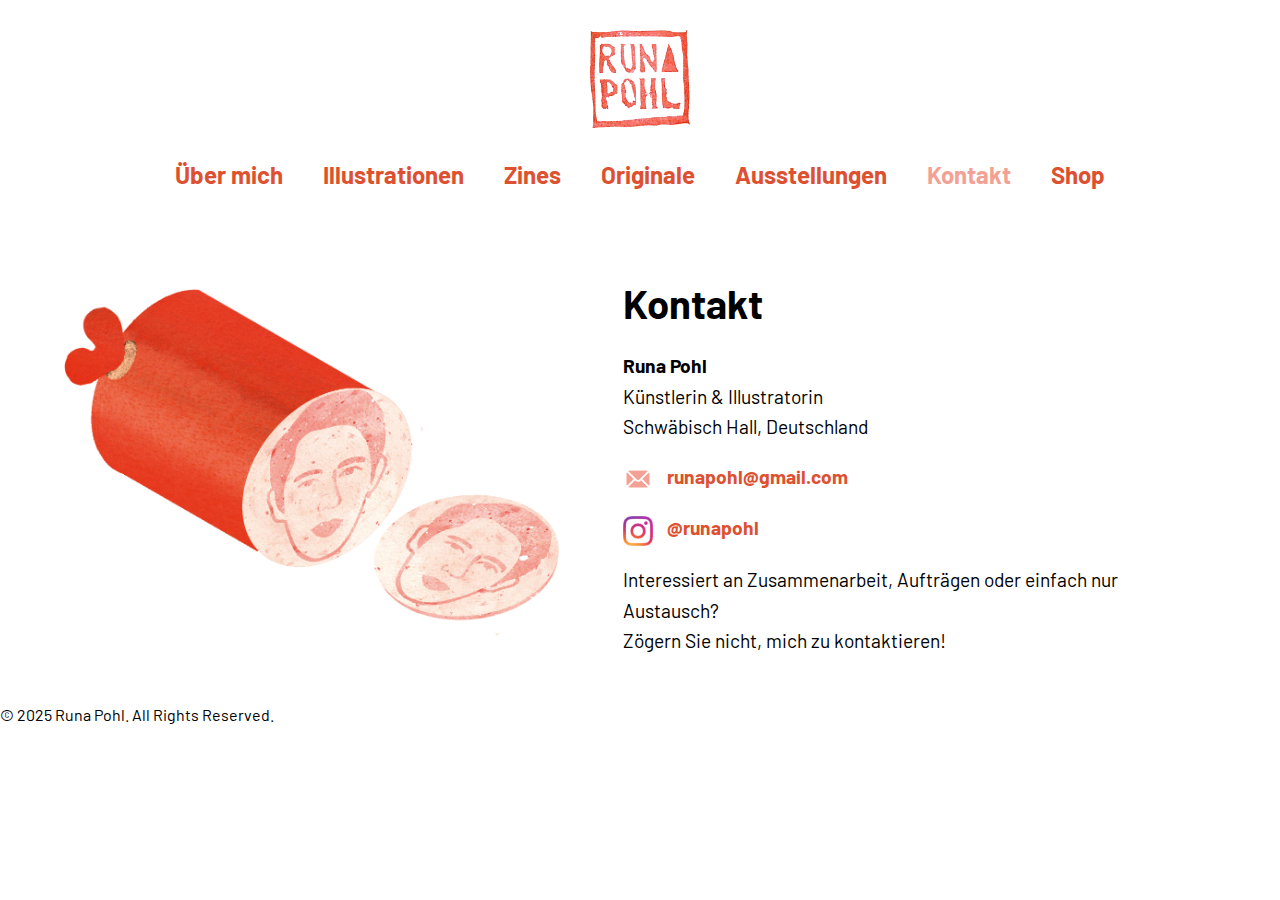
<file: contact.html>
<!DOCTYPE html>
<html lang="en">
<head>
    <meta charset="UTF-8">
    <meta name="viewport" content="width=device-width, initial-scale=1.0">
    <title>Kontakt - RUNA POHL</title>
    
    <!-- Favicon -->
    <link rel="icon" type="image/png" href="images/favicon.png">
    
    <link href="https://fonts.googleapis.com/css2?family=Barlow:wght@400;700&display=swap" rel="stylesheet">
    <link rel="stylesheet" href="styles/style.css">
    
    <style>
        .contact-container {
            display: flex;
            width: 90%;
            max-width: 1550px;
            margin: 0 auto;
            gap: 4rem;
            padding: 2rem;
            align-items: center;
            color: #000000;
        }
        
        .contact-image {
            flex: 1;
            max-width: 600px;
        }
        
        .contact-image img {
            width: 100%;
            height: auto;
            display: block;
            object-fit: cover;
        }
        
        .contact-details {
            flex: 1.2;
            padding: 0;
        }
        
        .contact-details h1 {
            font-size: 2.5rem;
            color: #000000;
            margin-bottom: 1.5rem;
            font-weight: bold;
        }
        
        .contact-details p {
            font-size: 1.2rem;
            line-height: 1.6;
            margin-bottom: 1rem;
        }
        
        .contact-details a {
            color: #dd5030;
            text-decoration: none;
            transition: color 0.3s ease;
        }
        
        .contact-details a:hover {
            color: #f4a195;
        }
        
        @media (max-width: 1024px) {
            .contact-container {
                flex-direction: column;
                gap: 2rem;
            }
            
            .contact-image {
                max-width: 100%;
                order: 1;
            }
            
            .contact-details {
                order: 2;
                text-align: center;
            }
        }
    </style>
</head>
<body>
    <header>
        <a href="index.html">
            <img src="images/logo.png" alt="RUNA POHL" class="header-logo">
        </a>
    </header>
    <nav>
        <ul>
            <li><a href="about.html">Über mich</a></li>
            <li><a href="illustrations.html">Illustrationen</a></li>
            <li><a href="zines.html">Zines</a></li>
            <li><a href="originale.html">Originale</a></li>
            <li><a href="ausstellungen.html">Ausstellungen</a></li>
            <li><a href="contact.html" class="active">Kontakt</a></li>
            <li><a href="shop.html">Shop</a></li>
        </ul>
    </nav>
    <div class="page-content-wrapper">
        <div class="contact-container">
            <div class="contact-image">
                <img src="images/featured-image.jpg" alt="Runa Pohl Contact">
            </div>
            <div class="contact-details">
                <h1>Kontakt</h1>
                <p>
                    <strong>Runa Pohl</strong><br>
                    Künstlerin & Illustratorin<br>
                    Schwäbisch Hall, Deutschland
                </p>
                <p>
                    <img src="images/email-icon.png" alt="Email" style="width: 30px; height: 30px; margin-right: 10px; vertical-align: middle;">
                    <a href="mailto:runapohl@gmail.com"><strong>runapohl@gmail.com</strong></a>
                </p>
                <p>
                    <img src="images/instagram-icon.png" alt="Instagram" style="width: 30px; height: 30px; margin-right: 10px; vertical-align: middle;">
                    <a href="https://www.instagram.com/runapohl" target="_blank"><strong>@runapohl</strong></a>
                </p>
                <p>
                    Interessiert an Zusammenarbeit, Aufträgen oder einfach nur Austausch?<br> 
                    Zögern Sie nicht, mich zu kontaktieren!
                </p>
            </div>
        </div>
    </div>
    
    <footer class="copyright-footer">
        © 2025 Runa Pohl. All Rights Reserved.
    </footer>
    <script>
        // Prevent right-click context menu
        document.addEventListener('contextmenu', function(e) { 
            e.preventDefault(); 
        }, false);
    </script>
</body>
</html>
</file>
<file: styles/style.css>
/* Import Barlow font from Google Fonts */
@import url('https://fonts.googleapis.com/css2?family=Barlow:wght@400;700&display=swap');

/* Global Reset */
body, html {
    margin: 0;
    padding: 0;
    height: 100%;
    width: 100%;
    font-family: 'Barlow', sans-serif;
}

/* Fixed Header and Navigation */
header {
    position: fixed;
    top: 0;
    left: 0;
    width: 100%;
    background-color: white;
    text-align: center;
    padding: 30px 0 45px 0; /* Increased bottom padding */
    z-index: 1000;
}

/* Header logo styles */
.header-logo {
    width: 100px;
    height: auto;
    margin-bottom: 15px;
}

header a {
    text-decoration: none;
    display: inline-block;
}

/* For text-based headers (if still used anywhere) */
header h1 {
    font-size: 2.5rem;
    margin: 0;
    font-family: 'Barlow', sans-serif;
    cursor: pointer;
    color: #dd5030;
    transition: all 0.3s ease;
}

header h1:hover {
    color: #f4a195;
}

nav {
    position: fixed;
    top: 140px; /* Increased from 100px */
    left: 0;
    width: 100%;
    display: flex;
    justify-content: center;
    padding: 20px 0;
    background-color: white;
    z-index: 1000;
}

nav ul {
    list-style: none;
    padding: 0;
    margin: 0;
    display: flex;
    gap: 40px;
}

nav ul li a {
    text-decoration: none;
    color: #dd5030;
    font-size: 1.5rem;
    font-weight: bold;
    transition: all 0.3s ease;
    font-family: 'Barlow', sans-serif;
}

nav ul li a:hover,
nav ul li a.active {
    color: #f4a195;
}

/* Content Wrapper */
.page-content-wrapper {
    padding-top: 220px; /* Increased from 200px */
    width: 100%;
    position: relative;
    z-index: 1;
    background-color: white;
}

/* Landing Page Styles */
.background {
    display: flex;
    flex-direction: column;
    justify-content: flex-start;
    align-items: center;
    height: 100vh;
    width: 100vw;
    background: white;
    padding-top: 60px;
}

.background::before {
    content: '';
    position: absolute;
    top: 0;
    left: 0;
    right: 0;
    bottom: 0;
    background-color: white;
    opacity: 0;
    transition: opacity 0.8s ease;
    pointer-events: none;
}

.background.fade-out::before {
    opacity: 1;
}

/* Home Page Nav Styles */
.home-nav {
    opacity: 0;
    transition: opacity 1s ease, transform 0.5s ease;
    background: transparent;
    position: relative;
    z-index: 2;
    margin-top: 0;
}

.home-nav.fade-in {
    opacity: 1;
    margin-top: 10px !important;
}

.home-nav.move-to-top {
    transform: translateY(-40vh);
    transition: transform 0.5s ease;
}

.home-nav ul {
    list-style: none;
    padding: 0;
    margin: 0;
    display: flex;
    gap: 40px;
}

.home-nav ul li a {
    text-decoration: none;
    color: #dd5030;
    font-size: 1.5rem;
    font-weight: bold;
    transition: all 0.3s ease;
    font-family: 'Barlow', sans-serif;
}

.home-nav ul li a:hover {
    color: #f4a195;
}

/* LOGO styles */
.home-logo {
    cursor: pointer;
    z-index: 2;
    position: relative;
    transition: opacity 0.3s ease;
    margin-bottom: 0 !important;
}

.home-logo:hover {
    opacity: 0.8;
}

.logo-img {
    width: 120px;
    height: auto;
}

/* About Page Styles */
.about-container {
    display: flex;
    width: 90%;
    max-width: 1550px;
    margin: 0 auto;
    gap: 4rem;
    padding: 2rem;
}

.about-image {
    flex: 1;
    max-width: 600px;
    position: fixed;
    left: calc((100% - 1550px) / 2 + 2rem);
    top: 220px; /* Increased from 200px */
}

.about-image img {
    width: 100%;
    height: auto;
    display: block;
}

.about-content {
    flex: 1.2;
    padding: 0;
    margin-left: calc(600px + 4rem);
}

.about-content p {
    font-size: 1.2rem;
    line-height: 1.3;
    margin-bottom: 0.5rem;
    font-weight: 400;
    text-align: justify;
}

/* Illustrations Grid Styles */
.illustrations-grid {
    columns: 3;
    column-gap: 1.5rem;
    width: 90%;
    max-width: 1400px;
    margin: 0 auto;
    padding: 1.5rem;
}

.grid-item {
    break-inside: avoid;
    margin-bottom: 1.5rem;
    display: block;
    opacity: 0;
    transition: opacity 0.6s ease;
}

.grid-item.fade-in {
    opacity: 1;
}

.grid-item img {
    width: 100%;
    height: auto;
    display: block;
}

/* Popup Styles */
#popup {
    display: none;
    position: fixed;
    top: 0;
    left: 0;
    width: 100%;
    height: 100%;
    background: rgba(255, 255, 255, 0.8);
    justify-content: center;
    align-items: center;
    z-index: 9999;
    flex-direction: column;
    padding: 20px;
    box-sizing: border-box;
}

#popup.active {
    display: flex;
}

#popup-img {
    max-width: 95%;
    max-height: 85vh;
    object-fit: contain;
    margin: 0 auto;
}

#popup-title {
    color: rgb(58, 58, 58);
    margin-top: 10px;
    text-align: center;
    font-size: 20px;
    max-width: 90%;
    overflow-wrap: break-word;
    word-wrap: break-word;
}

/* Responsive Design */
@media (max-width: 1550px) {
    .about-image {
        left: 5%;
    }
}

@media (max-width: 1024px) {
    .about-container {
        flex-direction: column;
        gap: 2rem;
    }

    .about-image {
        position: relative;
        left: auto;
        top: auto;
        max-width: 100%;
        margin: 0 auto;
        order: 1;
    }

    .about-content {
        margin-left: 0;
        order: 2;
        padding-top: 2rem;
    }

    .about-content p {
        font-size: 1.2rem;
    }
}

@media (max-width: 900px) {
    .illustrations-grid {
        columns: 2;
        column-gap: 1rem;
        padding: 1rem;
    }
    
    .grid-item {
        margin-bottom: 1rem;
    }
}

@media (max-width: 768px) {
    header {
        padding: 20px 0 35px 0; /* Adjusted padding for smaller screens */
    }
    
    nav {
        top: 110px; /* Adjusted position for smaller screens */
    }

    .home-nav ul {
        flex-direction: column;
        align-items: center;
        gap: 20px;
    }

    .home-nav ul li a {
        font-size: 1.2rem;
    }

    .page-content-wrapper {
        padding-top: 220px; /* Keep consistent with the increased header+nav height */
    }

    .home-logo {
        margin-bottom: 0 !important;
    }
    
    .logo-img {
        width: 100px;
    }
    
    .background {
        padding-top: 30px;
    }
}

@media (max-width: 600px) {
    .illustrations-grid {
        columns: 1;
        column-gap: 0.75rem;
        padding: 0.75rem;
    }

    .grid-item {
        margin-bottom: 0.75rem;
    }
    
    header {
        padding: 15px 0 30px 0;
    }
    
    nav {
        top: 100px;
    }
    
    .page-content-wrapper {
        padding-top: 200px;
    }
}

@media (max-width: 480px) {
    .home-nav ul {
        gap: 15px;
    }

    .home-nav ul li a {
        font-size: 1.1rem;
    }
    
    .header-logo {
        width: 80px;
    }
}
</file>
